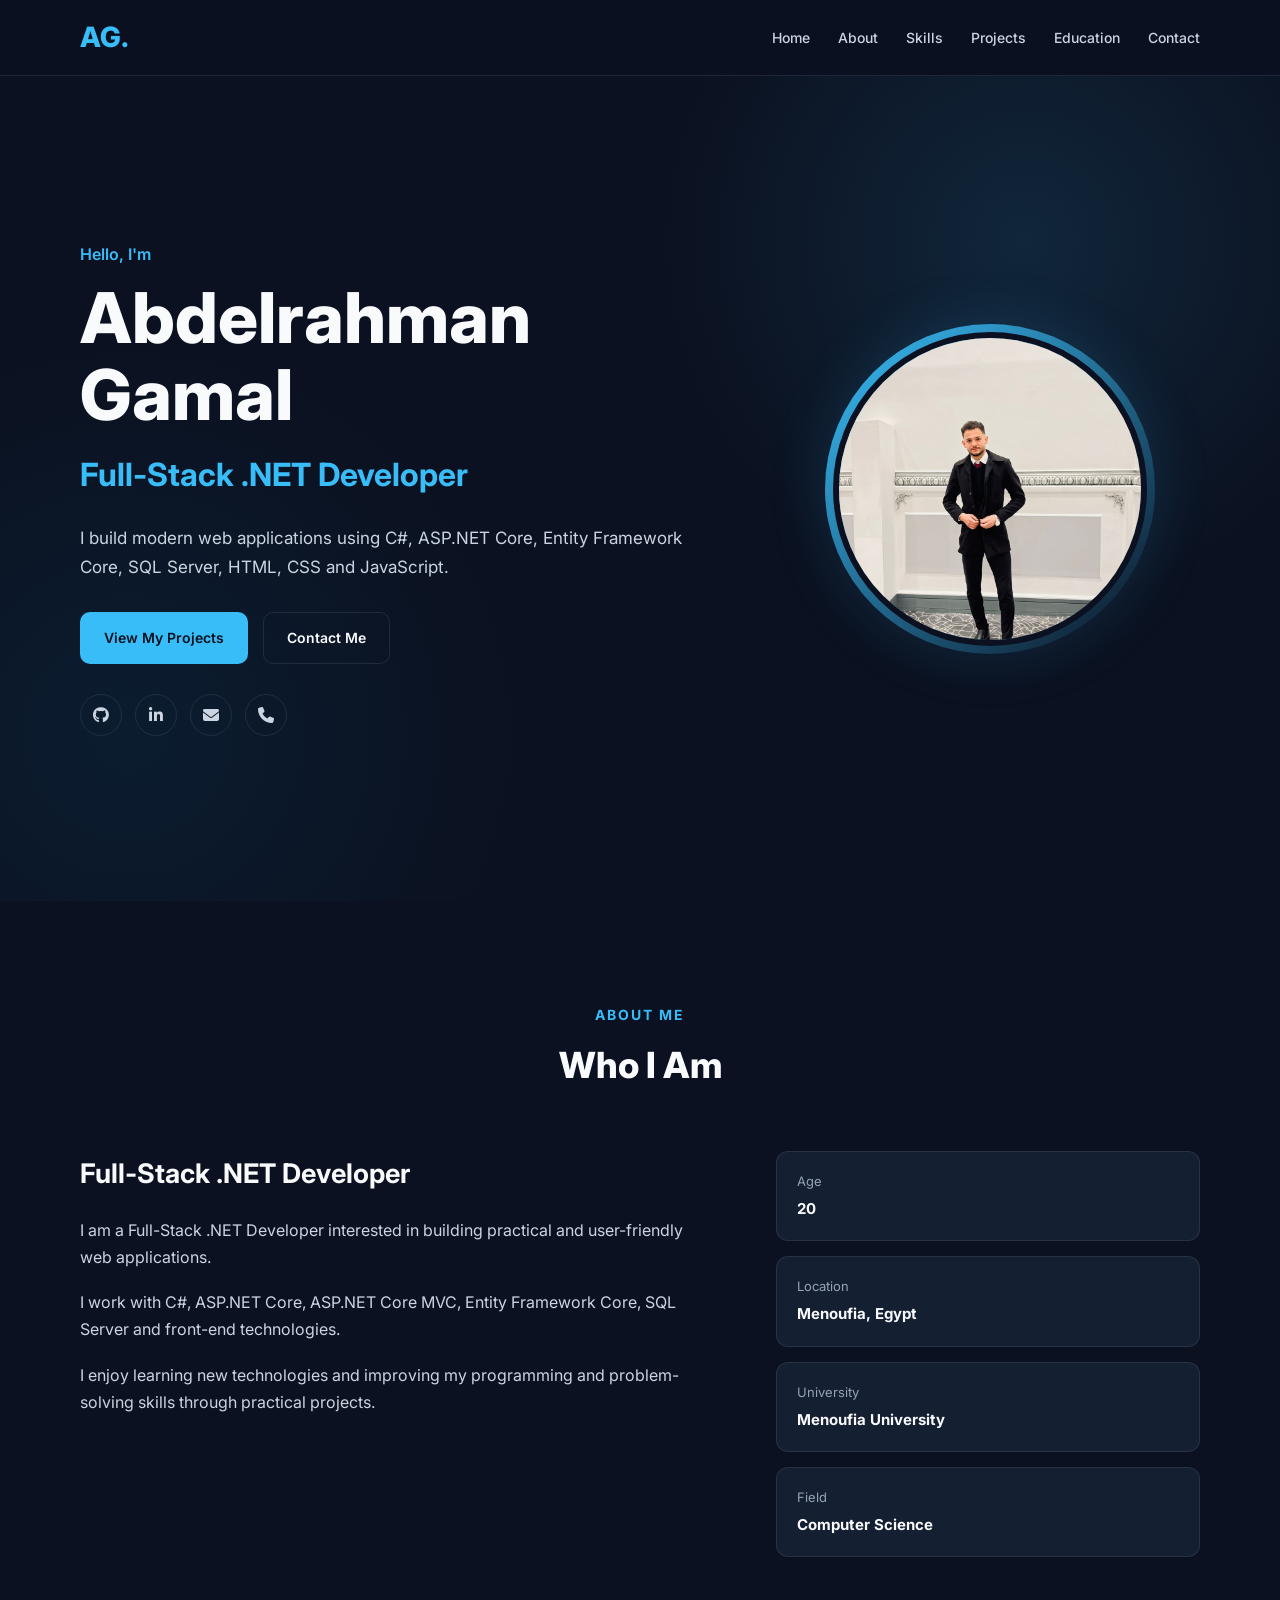
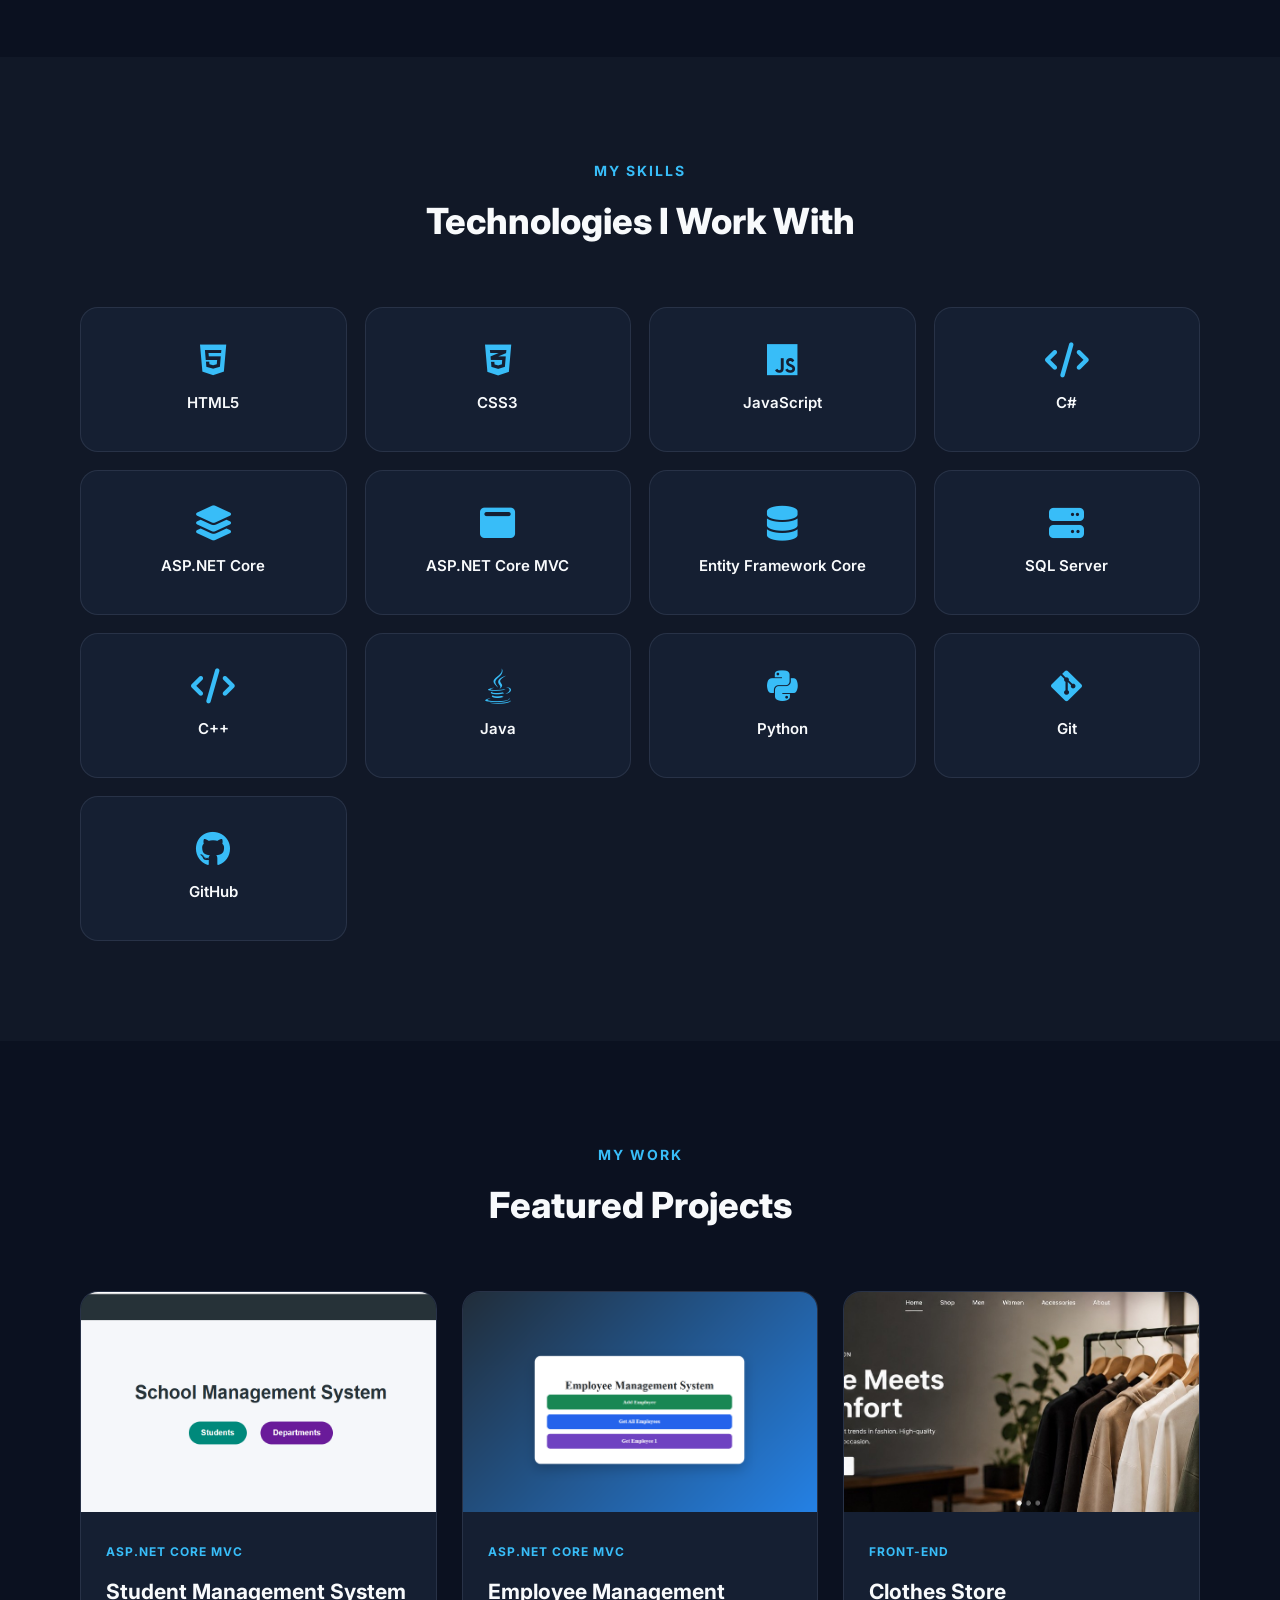
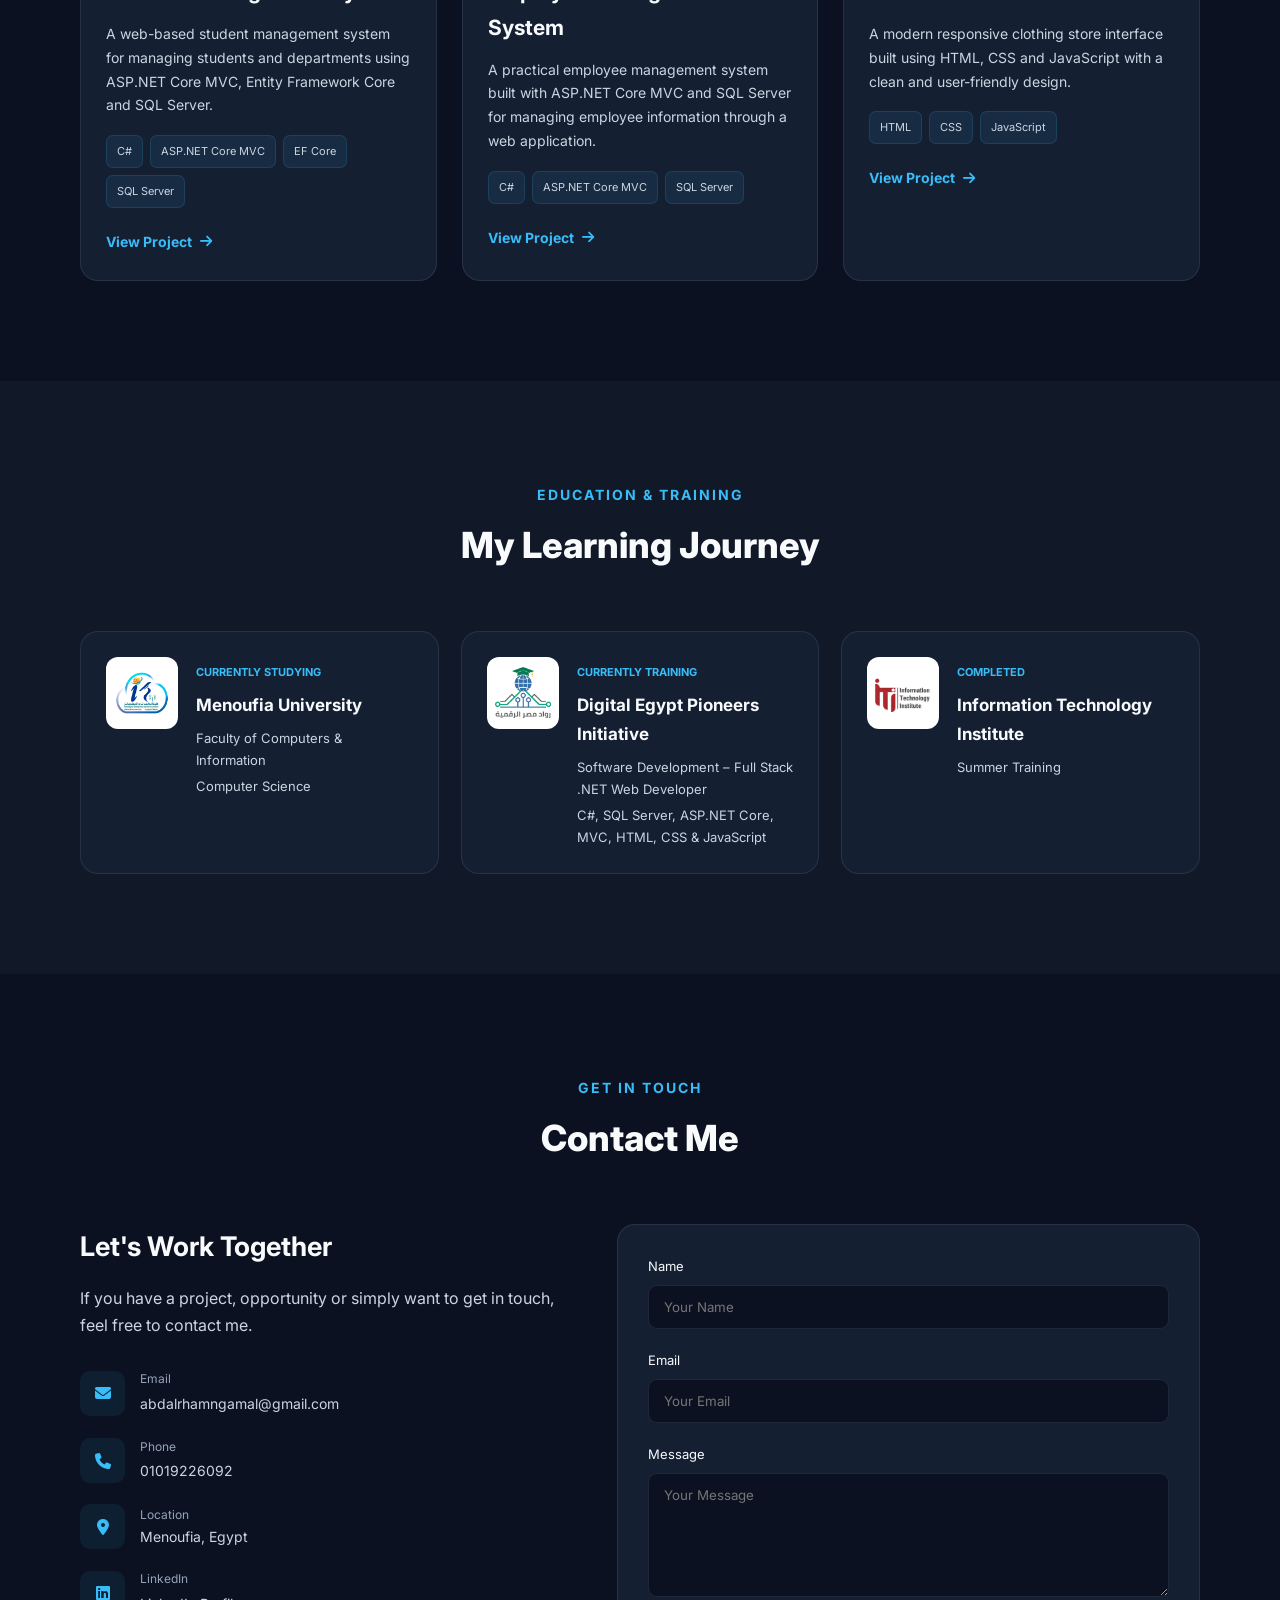
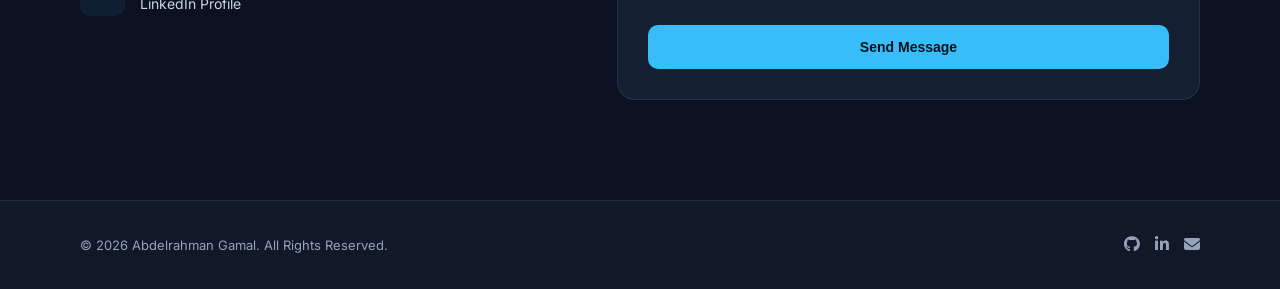
<file: index.html>
﻿<!DOCTYPE html>
<html lang="en">
<head>
    <meta charset="UTF-8">
    <meta name="viewport" content="width=device-width, initial-scale=1.0">
    <title>Abdelrhman Gamal | Full-Stack .NET Developer</title>
    <link rel="stylesheet" href="style.css">
    <link rel="preconnect" href="https://fonts.googleapis.com">
    <link rel="preconnect" href="https://fonts.gstatic.com" crossorigin>
    <link href="https://fonts.googleapis.com/css2?family=Inter:wght@400;500;600;700;800&display=swap" rel="stylesheet">
    <link rel="stylesheet" href="https://cdnjs.cloudflare.com/ajax/libs/font-awesome/6.5.2/css/all.min.css">
</head>

<body>

    <header class="navbar">
        <div class="container nav-container">
            <a href="#home" class="logo">AG.</a>

            <nav class="nav-links">
                <a href="#home">Home</a>
                <a href="#about">About</a>
                <a href="#skills">Skills</a>
                <a href="#projects">Projects</a>
                <a href="#education">Education</a>
                <a href="#contact">Contact</a>
            </nav>
        </div>
    </header>

    <main>

        <!-- Home -->
        <section id="home" class="home-section">
            <div class="container home-container">

                <div class="home-content">
                    <p class="home-small-title">Hello, I'm</p>

                    <h1>Abdelrahman Gamal</h1>

                    <h2>Full-Stack .NET Developer</h2>

                    <p class="home-description">
                        I build modern web applications using C#, ASP.NET Core,
                        Entity Framework Core, SQL Server, HTML, CSS and JavaScript.
                    </p>

                    <div class="home-buttons">
                        <a href="#projects" class="btn primary-btn">View My Projects</a>
                        <a href="#contact" class="btn secondary-btn">Contact Me</a>
                    </div>

                    <div class="social-links">
                        <a href="https://github.com/abdelrhmangamal-dev" target="_blank" aria-label="GitHub">
                            <i class="fab fa-github"></i>
                        </a>

                        <a href="https://www.linkedin.com/in/abdelrhman-gamal-78309a247/" target="_blank" aria-label="LinkedIn">
                            <i class="fab fa-linkedin-in"></i>
                        </a>

                        <a href="mailto:abdalrhamngamal@gmail.com" aria-label="Email">
                            <i class="fas fa-envelope"></i>
                        </a>

                        <a href="tel:01019226092" aria-label="Phone">
                            <i class="fas fa-phone"></i>
                        </a>
                    </div>
                </div>

                <div class="home-image">
                    <div class="profile-image-wrapper">
                        <img src="images/profile.jpg" alt="Abdelrahman Gamal">
                    </div>
                </div>

            </div>
        </section>


        <!-- About -->
        <section id="about" class="section">
            <div class="container">

                <div class="section-heading">
                    <span>About Me</span>
                    <h2>Who I Am</h2>
                </div>

                <div class="about-content">

                    <div class="about-text">
                        <h3>Full-Stack .NET Developer</h3>

                        <p>
                            I am a Full-Stack .NET Developer interested in building
                            practical and user-friendly web applications.
                        </p>

                        <p>
                            I work with C#, ASP.NET Core, ASP.NET Core MVC,
                            Entity Framework Core, SQL Server and front-end technologies.
                        </p>

                        <p>
                            I enjoy learning new technologies and improving my
                            programming and problem-solving skills through practical projects.
                        </p>
                    </div>

                    <div class="about-info">

                        <div class="info-item">
                            <span>Age</span>
                            <strong>20</strong>
                        </div>

                        <div class="info-item">
                            <span>Location</span>
                            <strong>Menoufia, Egypt</strong>
                        </div>

                        <div class="info-item">
                            <span>University</span>
                            <strong>Menoufia University</strong>
                        </div>

                        <div class="info-item">
                            <span>Field</span>
                            <strong>Computer Science</strong>
                        </div>

                    </div>

                </div>
            </div>
        </section>


        <!-- Skills -->
        <section id="skills" class="section skills-section">
            <div class="container">

                <div class="section-heading">
                    <span>My Skills</span>
                    <h2>Technologies I Work With</h2>
                </div>

                <div class="skills-grid">

                    <div class="skill-card">
                        <i class="fab fa-html5"></i>
                        <h3>HTML5</h3>
                    </div>

                    <div class="skill-card">
                        <i class="fab fa-css3-alt"></i>
                        <h3>CSS3</h3>
                    </div>

                    <div class="skill-card">
                        <i class="fab fa-js"></i>
                        <h3>JavaScript</h3>
                    </div>

                    <div class="skill-card">
                        <i class="fas fa-code"></i>
                        <h3>C#</h3>
                    </div>

                    <div class="skill-card">
                        <i class="fas fa-layer-group"></i>
                        <h3>ASP.NET Core</h3>
                    </div>

                    <div class="skill-card">
                        <i class="fas fa-window-maximize"></i>
                        <h3>ASP.NET Core MVC</h3>
                    </div>

                    <div class="skill-card">
                        <i class="fas fa-database"></i>
                        <h3>Entity Framework Core</h3>
                    </div>

                    <div class="skill-card">
                        <i class="fas fa-server"></i>
                        <h3>SQL Server</h3>
                    </div>

                    <div class="skill-card">
                        <i class="fas fa-code"></i>
                        <h3>C++</h3>
                    </div>

                    <div class="skill-card">
                        <i class="fab fa-java"></i>
                        <h3>Java</h3>
                    </div>

                    <div class="skill-card">
                        <i class="fab fa-python"></i>
                        <h3>Python</h3>
                    </div>

                    <div class="skill-card">
                        <i class="fab fa-git-alt"></i>
                        <h3>Git</h3>
                    </div>

                    <div class="skill-card">
                        <i class="fab fa-github"></i>
                        <h3>GitHub</h3>
                    </div>

                </div>
            </div>
        </section>


        <!-- Projects -->
        <section id="projects" class="section">
            <div class="container">

                <div class="section-heading">
                    <span>My Work</span>
                    <h2>Featured Projects</h2>
                </div>

                <div class="projects-grid">

                    <!-- Student Management -->
                    <div class="project-card">

                        <div class="project-image">
                            <img src="images/student-1.jpg" alt="Student Management System">
                        </div>

                        <div class="project-content">
                            <span class="project-category">ASP.NET Core MVC</span>

                            <h3>Student Management System</h3>

                            <p>
                                A web-based student management system for managing
                                students and departments using ASP.NET Core MVC,
                                Entity Framework Core and SQL Server.
                            </p>

                            <div class="project-tech">
                                <span>C#</span>
                                <span>ASP.NET Core MVC</span>
                                <span>EF Core</span>
                                <span>SQL Server</span>
                            </div>

                            <a href="student--management.html" class="project-link">
                                View Project
                                <i class="fas fa-arrow-right"></i>
                            </a>
                        </div>

                    </div>


                    <!-- Employee Management -->
                    <div class="project-card">

                        <div class="project-image">
                            <img src="images/employee-1.jpg" alt="Employee Management System">
                        </div>

                        <div class="project-content">
                            <span class="project-category">ASP.NET Core MVC</span>

                            <h3>Employee Management System</h3>

                            <p>
                                A practical employee management system built with
                                ASP.NET Core MVC and SQL Server for managing employee
                                information through a web application.
                            </p>

                            <div class="project-tech">
                                <span>C#</span>
                                <span>ASP.NET Core MVC</span>
                                <span>SQL Server</span>
                            </div>

                            <a href="employee--management.html" class="project-link">
                                View Project
                                <i class="fas fa-arrow-right"></i>
                            </a>
                        </div>

                    </div>


                    <!-- Clothes Store -->
                    <div class="project-card">

                        <div class="project-image">
                            <img src="images/clothes-1.jpg" alt="Clothes Store">
                        </div>

                        <div class="project-content">
                            <span class="project-category">Front-End</span>

                            <h3>Clothes Store</h3>

                            <p>
                                A modern responsive clothing store interface built
                                using HTML, CSS and JavaScript with a clean and
                                user-friendly design.
                            </p>

                            <div class="project-tech">
                                <span>HTML</span>
                                <span>CSS</span>
                                <span>JavaScript</span>
                            </div>

                            <a href="clothes.html" class="project-link">
                                View Project
                                <i class="fas fa-arrow-right"></i>
                            </a>
                        </div>

                    </div>

                </div>
            </div>
        </section>


        <!-- Education -->
        <section id="education" class="section education-section">
            <div class="container">

                <div class="section-heading">
                    <span>Education & Training</span>
                    <h2>My Learning Journey</h2>
                </div>

                <div class="education-grid">

                    <!-- University -->
                    <div class="education-card">

                        <div class="education-logo">
                            <img src="images/university-logo.png" alt="Menoufia University">
                        </div>

                        <div class="education-content">
                            <span class="education-status">Currently Studying</span>

                            <h3>Menoufia University</h3>

                            <p>Faculty of Computers & Information</p>

                            <p>Computer Science</p>
                        </div>

                    </div>


                    <!-- DEPI -->
                    <div class="education-card">

                        <div class="education-logo">
                            <img src="images/depi-logo.png" alt="DEPI">
                        </div>

                        <div class="education-content">
                            <span class="education-status">Currently Training</span>

                            <h3>Digital Egypt Pioneers Initiative</h3>

                            <p>Software Development – Full Stack .NET Web Developer</p>

                            <p>C#, SQL Server, ASP.NET Core, MVC, HTML, CSS & JavaScript</p>
                        </div>

                    </div>


                    <!-- ITI -->
                    <div class="education-card">

                        <div class="education-logo">
                            <img src="images/iti-logo.png" alt="ITI">
                        </div>

                        <div class="education-content">
                            <span class="education-status">Completed</span>

                            <h3>Information Technology Institute</h3>

                            <p>Summer Training</p>
                        </div>

                    </div>

                </div>
            </div>
        </section>


        <!-- Contact -->
        <section id="contact" class="section contact-section">
            <div class="container">

                <div class="section-heading">
                    <span>Get In Touch</span>
                    <h2>Contact Me</h2>
                </div>

                <div class="contact-container">

                    <div class="contact-info">

                        <h3>Let's Work Together</h3>

                        <p>
                            If you have a project, opportunity or simply want to
                            get in touch, feel free to contact me.
                        </p>

                        <div class="contact-item">
                            <i class="fas fa-envelope"></i>
                            <div>
                                <span>Email</span>
                                <a href="mailto:abdalrhamngamal@gmail.com">
                                    abdalrhamngamal@gmail.com
                                </a>
                            </div>
                        </div>

                        <div class="contact-item">
                            <i class="fas fa-phone"></i>
                            <div>
                                <span>Phone</span>
                                <a href="tel:01019226092">
                                    01019226092
                                </a>
                            </div>
                        </div>

                        <div class="contact-item">
                            <i class="fas fa-location-dot"></i>
                            <div>
                                <span>Location</span>
                                <p>Menoufia, Egypt</p>
                            </div>
                        </div>

                        <div class="contact-item">
                            <i class="fab fa-linkedin"></i>
                            <div>
                                <span>LinkedIn</span>
                                <a href="https://www.linkedin.com/in/abdelrhman-gamal-78309a247/"
                                   target="_blank">
                                    LinkedIn Profile
                                </a>
                            </div>
                        </div>

                    </div>


                    <form class="contact-form"
                          id="contactForm"
                          action="https://formspree.io/f/mzedplpz"
                          method="POST">

                        <div class="form-group">
                            <label for="name">Name</label>
                            <input type="text" id="name" name="name" placeholder="Your Name" required>
                        </div>

                        <div class="form-group">
                            <label for="email">Email</label>
                            <input type="email" id="email" name="email" placeholder="Your Email" required>
                        </div>

                        <div class="form-group">
                            <label for="message">Message</label>
                            <textarea id="message" name="message" rows="6" placeholder="Your Message" required></textarea>
                        </div>

                        <button type="submit" class="btn primary-btn">
                            Send Message
                        </button>

                    </form>

                </div>
            </div>
        </section>

    </main>


    <footer class="footer">
        <div class="container">

            <p>
                © 2026 Abdelrahman Gamal. All Rights Reserved.
            </p>

            <div class="footer-social">
                <a href="https://github.com/abdelrhmangamal-dev" target="_blank">
                    <i class="fab fa-github"></i>
                </a>

                <a href="https://www.linkedin.com/in/abdelrhman-gamal-78309a247/" target="_blank">
                    <i class="fab fa-linkedin-in"></i>
                </a>

                <a href="mailto:abdalrhamngamal@gmail.com">
                    <i class="fas fa-envelope"></i>
                </a>
            </div>

        </div>
    </footer>


    <script src="script.js"></script>

</body>
</html>
</file>
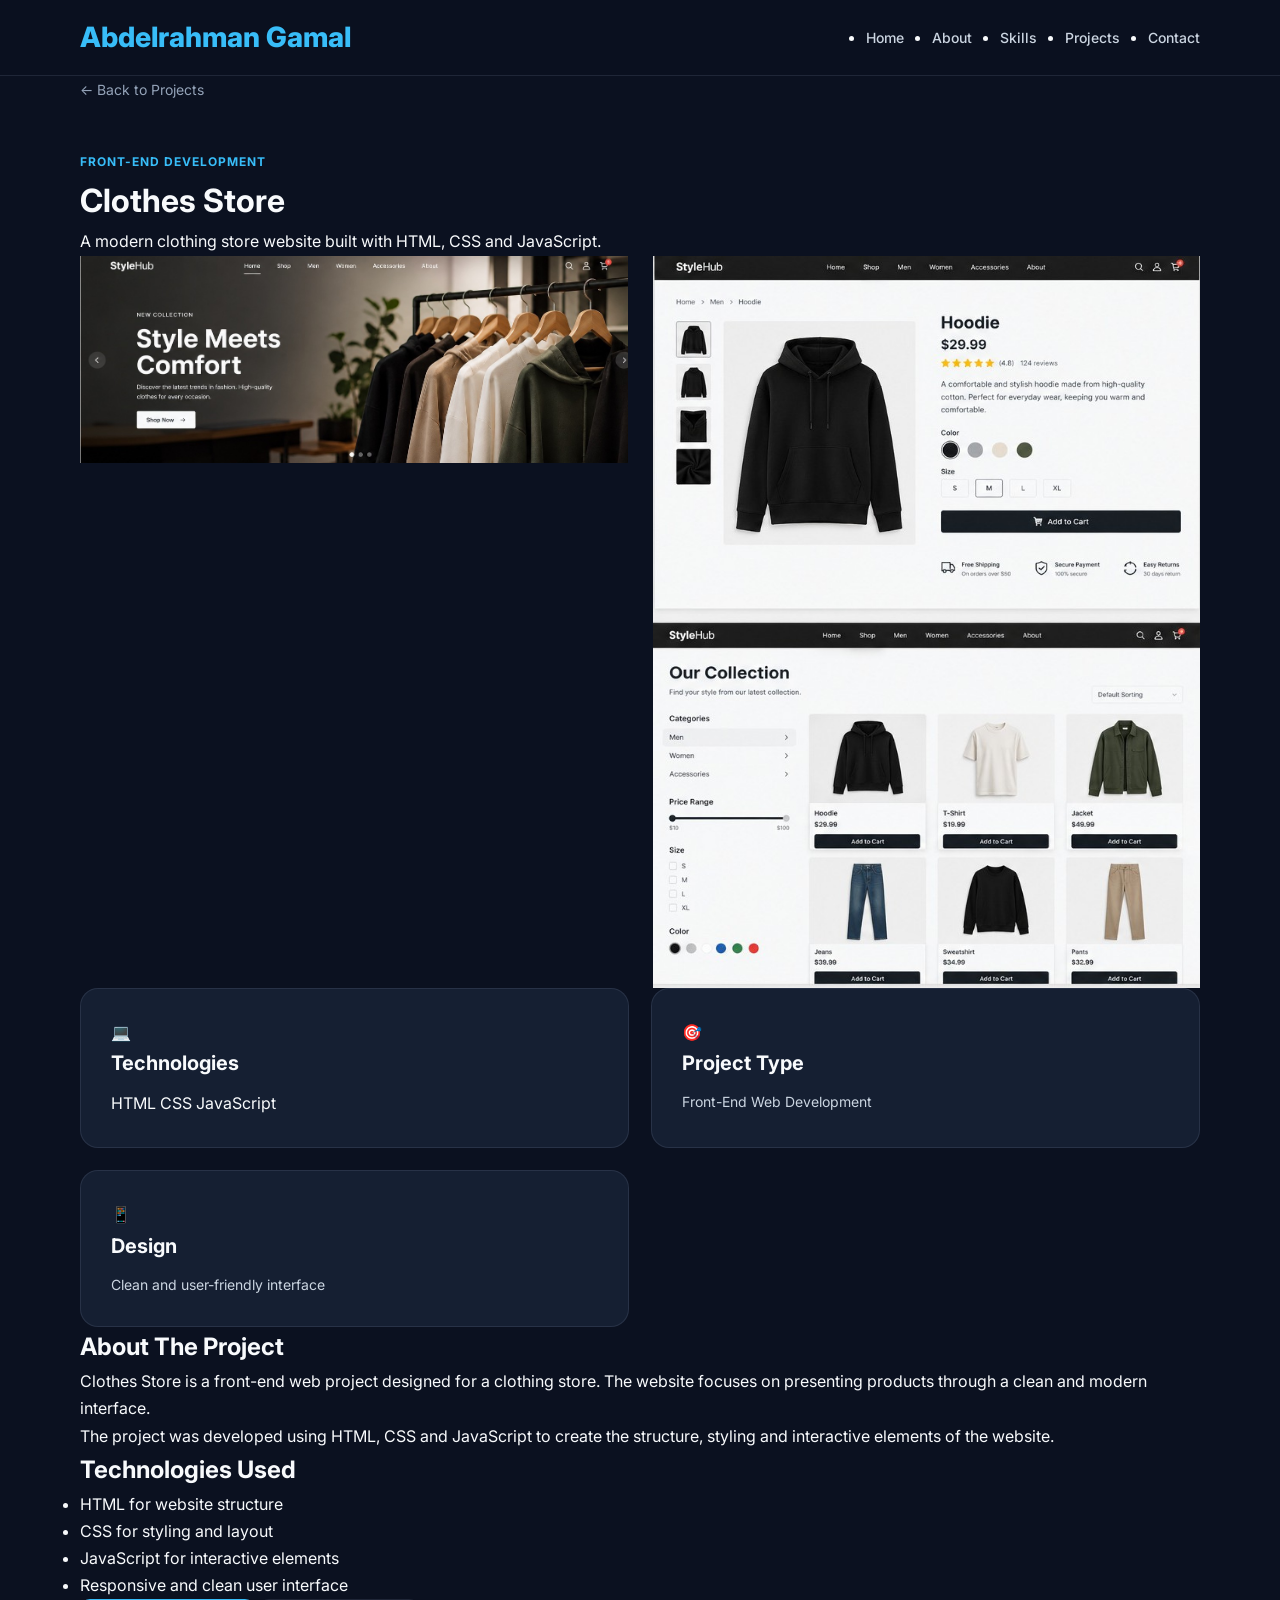
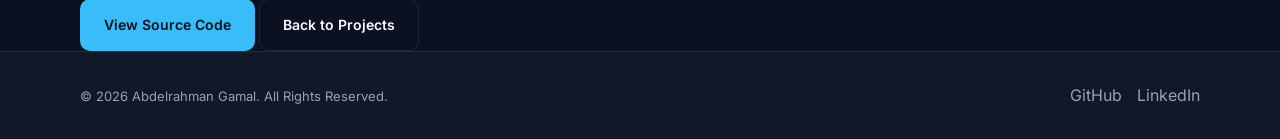
<file: clothes.html>
﻿<!DOCTYPE html>
<html lang="en">
<head>
    <meta charset="UTF-8">
    <meta name="viewport" content="width=device-width, initial-scale=1.0">
    <title>Clothes Store | Abdelrahman Gamal</title>
    <link rel="stylesheet" href="style.css">
</head>
<body>

    <nav class="navbar">
        <div class="container nav-container">
            <a href="index.html" class="logo">Abdelrahman Gamal</a>

            <ul class="nav-links">
                <li><a href="index.html#home">Home</a></li>
                <li><a href="index.html#about">About</a></li>
                <li><a href="index.html#skills">Skills</a></li>
                <li><a href="index.html#projects">Projects</a></li>
                <li><a href="index.html#contact">Contact</a></li>
            </ul>
        </div>
    </nav>

    <main class="project-details">
        <div class="container">

            <a href="index.html#projects" class="back-link">
                ← Back to Projects
            </a>

            <div class="project-header">
                <span class="project-category">Front-End Development</span>
                <h1>Clothes Store</h1>
                <p>
                    A modern clothing store website built with HTML, CSS and JavaScript.
                </p>
            </div>

            <div class="project-gallery">

                <div class="gallery-main">
                    <img src="images/clothes-1.jpg" alt="Clothes Store Main Image">
                </div>

                <div class="gallery-grid">

                    <div class="gallery-item">
                        <img src="images/clothes-2.jpg" alt="Clothes Store Image 2">
                    </div>

                    <div class="gallery-item">
                        <img src="images/clothes-3.jpg" alt="Clothes Store Image 3">
                    </div>

                </div>

            </div>

            <div class="project-info-grid">

                <div class="project-info-card">
                    <div class="info-icon">💻</div>
                    <h3>Technologies</h3>

                    <div class="tech-list">
                        <span>HTML</span>
                        <span>CSS</span>
                        <span>JavaScript</span>
                    </div>
                </div>

                <div class="project-info-card">
                    <div class="info-icon">🎯</div>
                    <h3>Project Type</h3>
                    <p>Front-End Web Development</p>
                </div>

                <div class="project-info-card">
                    <div class="info-icon">📱</div>
                    <h3>Design</h3>
                    <p>Clean and user-friendly interface</p>
                </div>

            </div>

            <section class="project-description">

                <h2>About The Project</h2>

                <div class="description-content">
                    <p>
                        Clothes Store is a front-end web project designed for a clothing
                        store. The website focuses on presenting products through a
                        clean and modern interface.
                    </p>

                    <p>
                        The project was developed using HTML, CSS and JavaScript to create
                        the structure, styling and interactive elements of the website.
                    </p>
                </div>

            </section>

            <section class="project-description">

                <h2>Technologies Used</h2>

                <div class="features-content">
                    <ul>
                        <li>HTML for website structure</li>
                        <li>CSS for styling and layout</li>
                        <li>JavaScript for interactive elements</li>
                        <li>Responsive and clean user interface</li>
                    </ul>
                </div>

            </section>

            <div class="project-actions">

                <a href="https://github.com/abdelrhmangamal-dev/clothes-1"
                   target="_blank"
                   class="btn primary-btn">
                    View Source Code
                </a>

                <a href="index.html#projects" class="btn secondary-btn">
                    Back to Projects
                </a>

            </div>

        </div>
    </main>

    <footer class="footer">
        <div class="container">
            <p>© 2026 Abdelrahman Gamal. All Rights Reserved.</p>

            <div class="footer-social">
                <a href="https://github.com/abdelrhmangamal-dev" target="_blank">GitHub</a>
                <a href="https://www.linkedin.com/in/abdelrhman-gamal-78309a247/" target="_blank">LinkedIn</a>
            </div>
        </div>
    </footer>

</body>
</html>
</file>
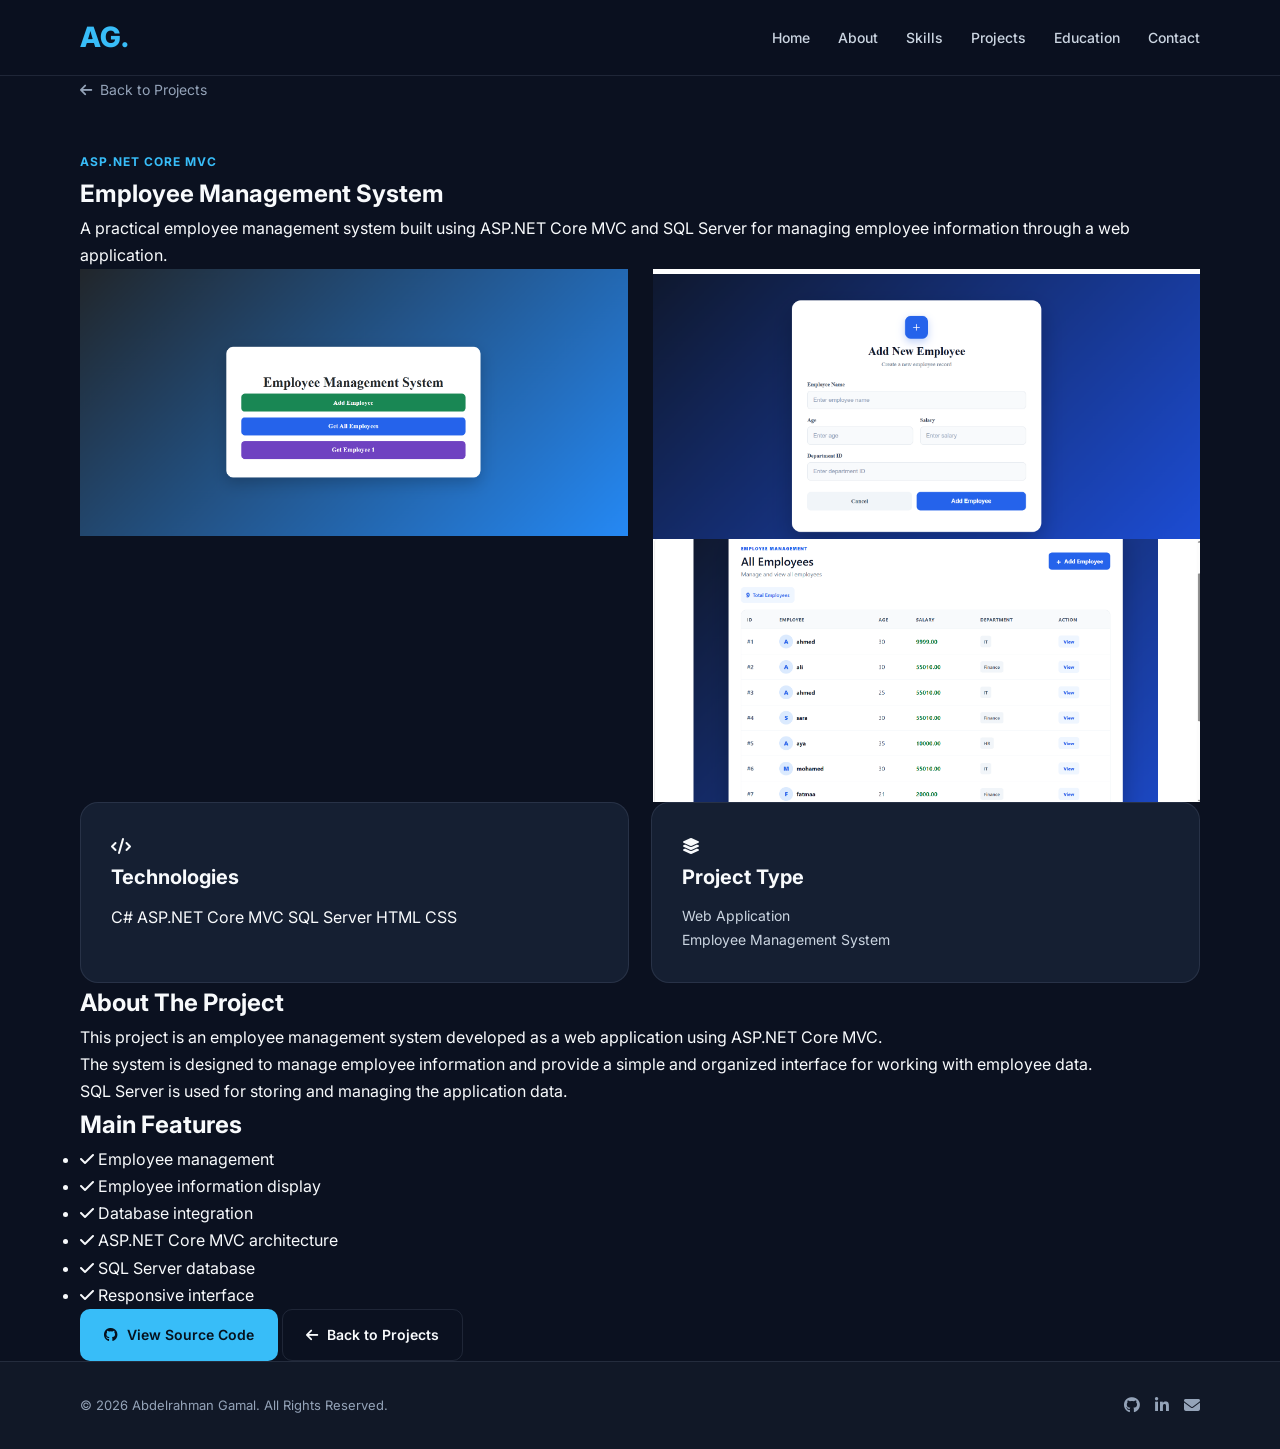
<file: employee--management.html>
﻿<!DOCTYPE html>
<html lang="en">
<head>
    <meta charset="UTF-8">
    <meta name="viewport" content="width=device-width, initial-scale=1.0">

    <title>Employee Management System | Abdelrahman Gamal</title>

    <link rel="stylesheet" href="style.css">

    <link rel="preconnect" href="https://fonts.googleapis.com">
    <link rel="preconnect" href="https://fonts.gstatic.com" crossorigin>

    <link href="https://fonts.googleapis.com/css2?family=Inter:wght@400;500;600;700;800&display=swap" rel="stylesheet">

    <link rel="stylesheet"
          href="https://cdnjs.cloudflare.com/ajax/libs/font-awesome/6.5.2/css/all.min.css">
</head>

<body>

    <header class="navbar">
        <div class="container nav-container">

            <a href="index.html#home" class="logo">
                AG.
            </a>

            <nav class="nav-links">
                <a href="index.html#home">Home</a>
                <a href="index.html#about">About</a>
                <a href="index.html#skills">Skills</a>
                <a href="index.html#projects">Projects</a>
                <a href="index.html#education">Education</a>
                <a href="index.html#contact">Contact</a>
            </nav>

        </div>
    </header>


    <main>

        <section class="project-details">

            <div class="container">

                <a href="index.html#projects" class="back-link">
                    <i class="fas fa-arrow-left"></i>
                    Back to Projects
                </a>


                <div class="project-header">

                    <span class="project-category">
                        ASP.NET Core MVC
                    </span>

                    <h1>
                        Employee Management System
                    </h1>

                    <p>
                        A practical employee management system built using
                        ASP.NET Core MVC and SQL Server for managing employee
                        information through a web application.
                    </p>

                </div>


                <div class="project-gallery">

                    <div class="gallery-main">
                        <img src="images/employee-1.jpg"
                             alt="Employee Management System">
                    </div>

                    <div class="gallery-grid">

                        <div class="gallery-item">
                            <img src="images/employee-2.jpg"
                                 alt="Employee Management System">
                        </div>

                        <div class="gallery-item">
                            <img src="images/employee-3.jpg"
                                 alt="Employee Management System">
                        </div>

                    </div>

                </div>


                <div class="project-info-grid">

                    <div class="project-info-card">

                        <div class="info-icon">
                            <i class="fas fa-code"></i>
                        </div>

                        <h3>Technologies</h3>

                        <div class="tech-list">

                            <span>C#</span>

                            <span>ASP.NET Core MVC</span>

                            <span>SQL Server</span>

                            <span>HTML</span>

                            <span>CSS</span>

                        </div>

                    </div>


                    <div class="project-info-card">

                        <div class="info-icon">
                            <i class="fas fa-layer-group"></i>
                        </div>

                        <h3>Project Type</h3>

                        <p>
                            Web Application
                        </p>

                        <p>
                            Employee Management System
                        </p>

                    </div>

                </div>


                <div class="project-description">

                    <div class="description-content">

                        <h2>
                            About The Project
                        </h2>

                        <p>
                            This project is an employee management system
                            developed as a web application using ASP.NET Core MVC.
                        </p>

                        <p>
                            The system is designed to manage employee information
                            and provide a simple and organized interface for
                            working with employee data.
                        </p>

                        <p>
                            SQL Server is used for storing and managing the
                            application data.
                        </p>

                    </div>


                    <div class="features-content">

                        <h2>
                            Main Features
                        </h2>

                        <ul>

                            <li>
                                <i class="fas fa-check"></i>
                                Employee management
                            </li>

                            <li>
                                <i class="fas fa-check"></i>
                                Employee information display
                            </li>

                            <li>
                                <i class="fas fa-check"></i>
                                Database integration
                            </li>

                            <li>
                                <i class="fas fa-check"></i>
                                ASP.NET Core MVC architecture
                            </li>

                            <li>
                                <i class="fas fa-check"></i>
                                SQL Server database
                            </li>

                            <li>
                                <i class="fas fa-check"></i>
                                Responsive interface
                            </li>

                        </ul>

                    </div>

                </div>


                <div class="project-actions">

                    <a href="https://github.com/abdelrhmangamal-dev"
                       target="_blank"
                       class="btn primary-btn">

                        <i class="fab fa-github"></i>
                        View Source Code

                    </a>

                    <a href="index.html#projects"
                       class="btn secondary-btn">

                        <i class="fas fa-arrow-left"></i>
                        Back to Projects

                    </a>

                </div>

            </div>

        </section>

    </main>


    <footer class="footer">

        <div class="container">

            <p>
                © 2026 Abdelrahman Gamal. All Rights Reserved.
            </p>

            <div class="footer-social">

                <a href="https://github.com/abdelrhmangamal-dev"
                   target="_blank">

                    <i class="fab fa-github"></i>

                </a>

                <a href="https://www.linkedin.com/in/abdelrhman-gamal-78309a247/"
                   target="_blank">

                    <i class="fab fa-linkedin-in"></i>

                </a>

                <a href="mailto:abdalrhamngamal@gmail.com">

                    <i class="fas fa-envelope"></i>

                </a>

            </div>

        </div>

    </footer>


    <script src="script.js"></script>

</body>
</html>
</file>
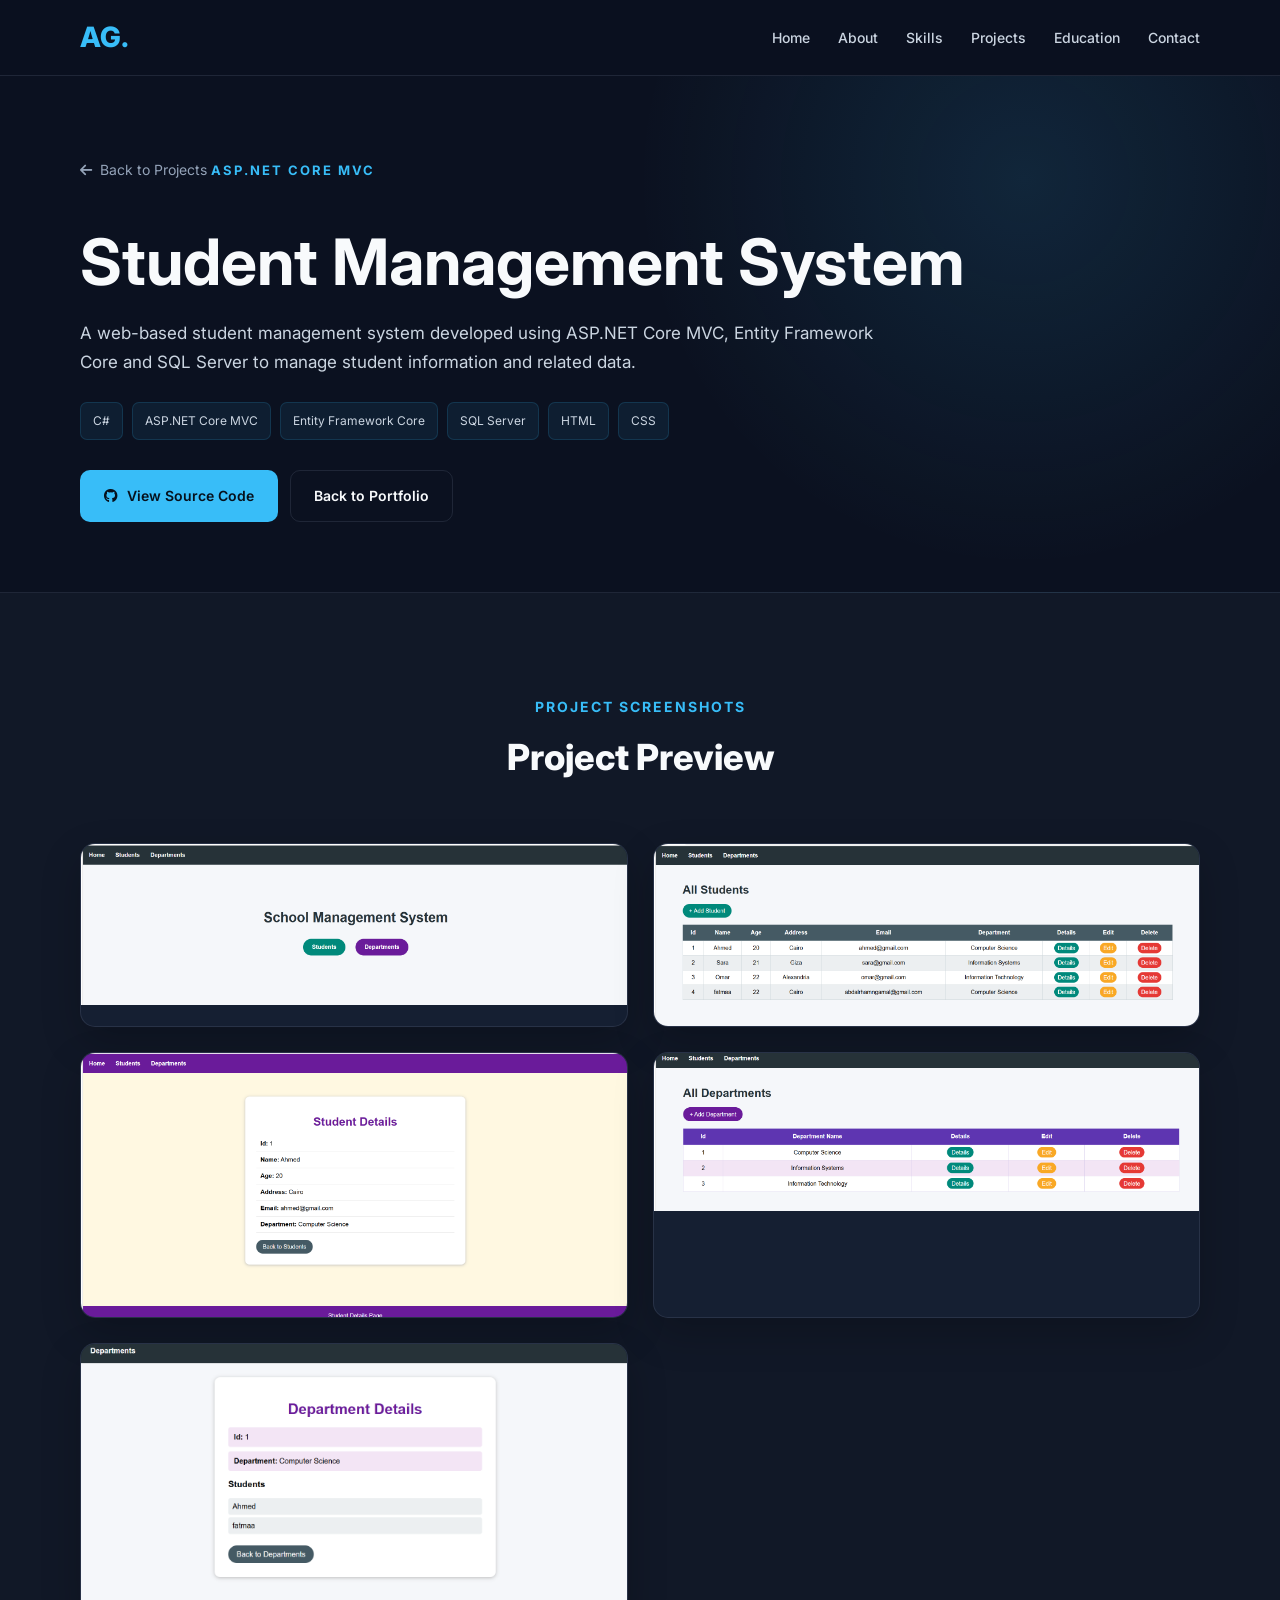
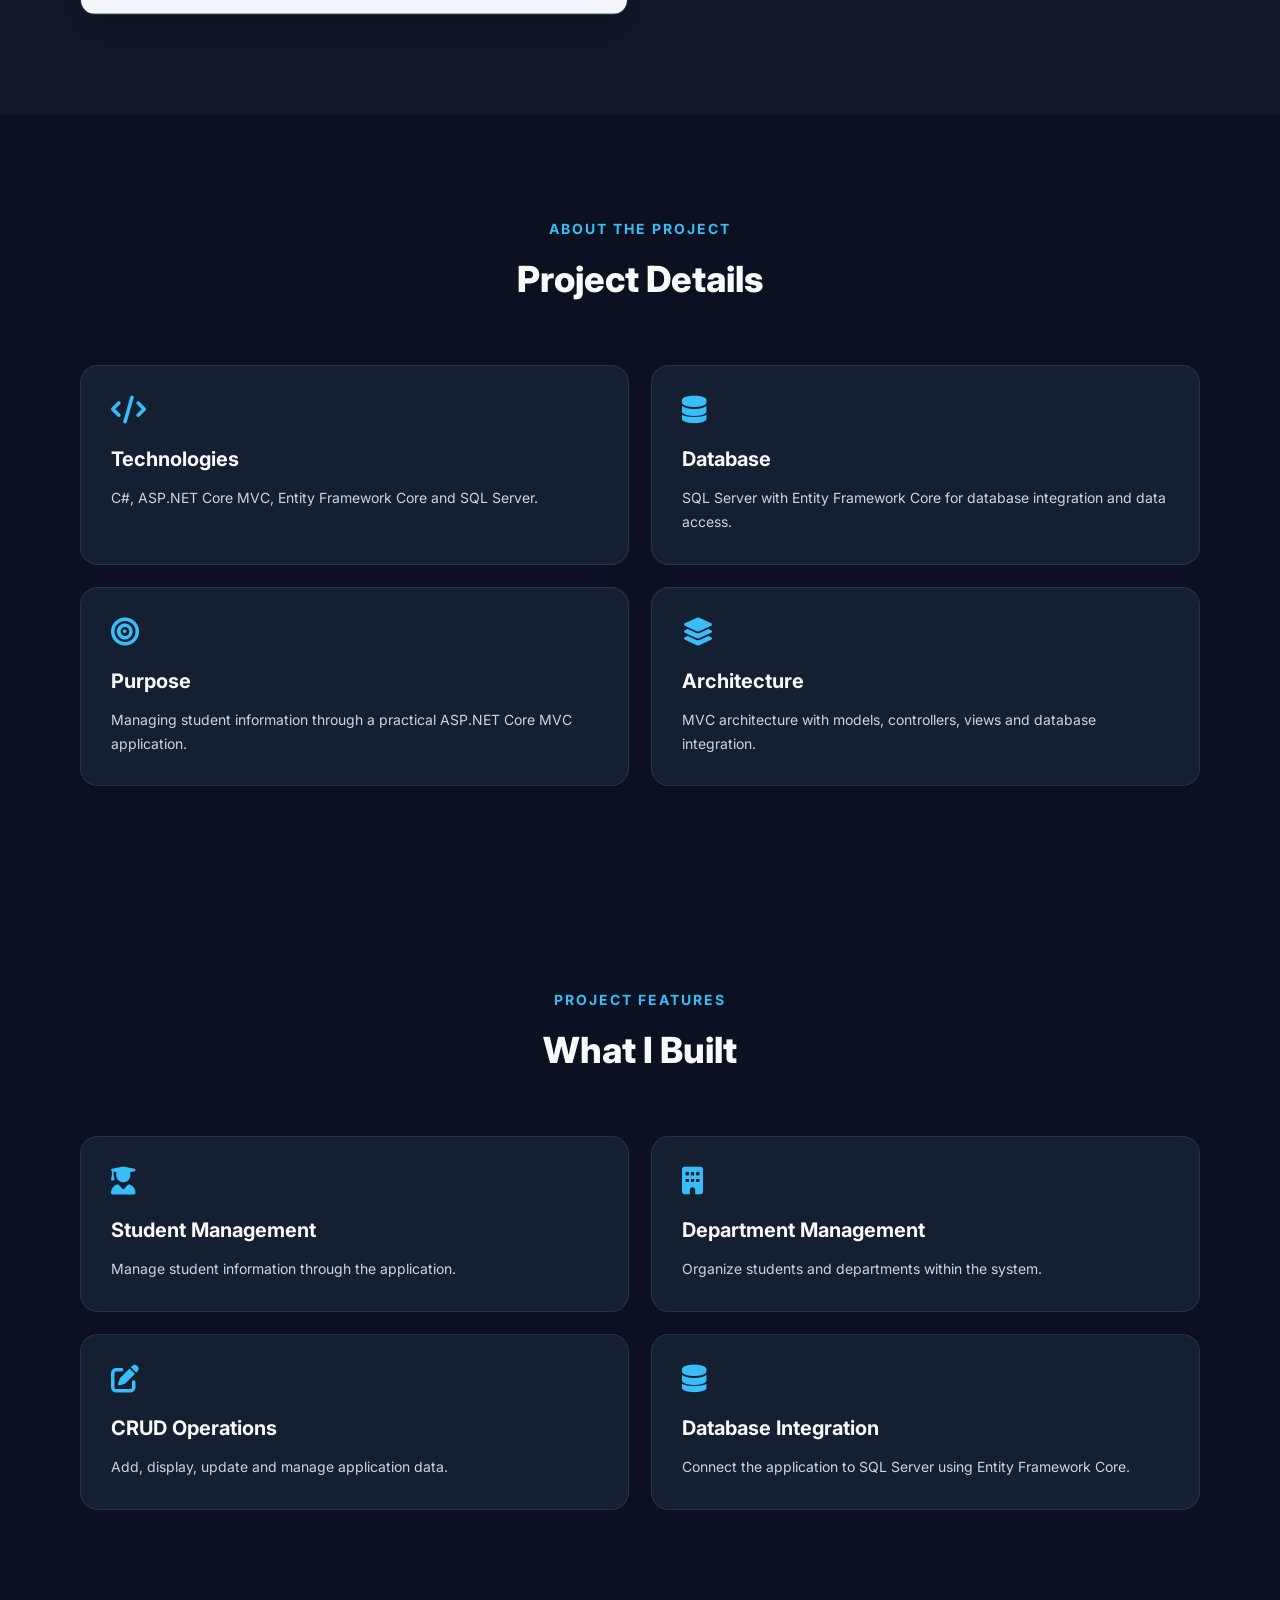
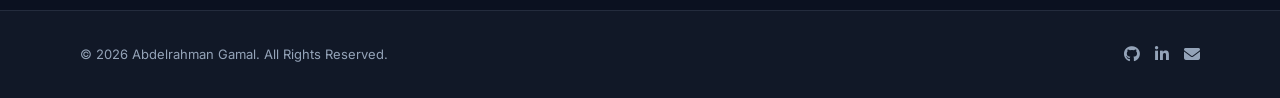
<file: student--management.html>
﻿<!DOCTYPE html>
<html lang="en">

<head>
    <meta charset="UTF-8">
    <meta name="viewport" content="width=device-width, initial-scale=1.0">

    <title>Student Management System | Abdelrahman Gamal</title>

    <link rel="stylesheet" href="style.css">

    <link rel="preconnect" href="https://fonts.googleapis.com">
    <link rel="preconnect" href="https://fonts.gstatic.com" crossorigin>

    <link href="https://fonts.googleapis.com/css2?family=Inter:wght@400;500;600;700;800&display=swap" rel="stylesheet">

    <link rel="stylesheet"
          href="https://cdnjs.cloudflare.com/ajax/libs/font-awesome/6.5.2/css/all.min.css">
</head>

<body>

    <header class="navbar">

        <div class="container nav-container">

            <a href="index.html" class="logo">AG.</a>

            <nav class="nav-links">
                <a href="index.html#home">Home</a>
                <a href="index.html#about">About</a>
                <a href="index.html#skills">Skills</a>
                <a href="index.html#projects">Projects</a>
                <a href="index.html#education">Education</a>
                <a href="index.html#contact">Contact</a>
            </nav>

        </div>

    </header>


    <main>

        <section class="project-details-hero">

            <div class="container">

                <a href="index.html#projects" class="back-link">
                    <i class="fas fa-arrow-left"></i>
                    Back to Projects
                </a>

                <span class="project-details-type">
                    ASP.NET Core MVC
                </span>

                <h1>Student Management System</h1>

                <p>
                    A web-based student management system developed using
                    ASP.NET Core MVC, Entity Framework Core and SQL Server
                    to manage student information and related data.
                </p>

                <div class="project-details-tech">

                    <span>C#</span>
                    <span>ASP.NET Core MVC</span>
                    <span>Entity Framework Core</span>
                    <span>SQL Server</span>
                    <span>HTML</span>
                    <span>CSS</span>

                </div>

                <div class="project-details-buttons">

                    <a href="https://github.com/abdelrhmangamal-dev/day3"
                       target="_blank"
                       class="btn primary-btn">

                        <i class="fab fa-github"></i>
                        View Source Code

                    </a>

                    <a href="index.html#projects"
                       class="btn secondary-btn">

                        Back to Portfolio

                    </a>

                </div>

            </div>

        </section>


        <section class="section project-gallery-section">

            <div class="container">

                <div class="section-heading">

                    <span>Project Screenshots</span>

                    <h2>Project Preview</h2>

                </div>


                <div class="project-gallery">

                    <div class="project-image-card">
                        <img src="images/student-1.jpg"
                             alt="Student Management System Screenshot 1">
                    </div>

                    <div class="project-image-card">
                        <img src="images/student-2.jpg"
                             alt="Student Management System Screenshot 2">
                    </div>

                    <div class="project-image-card">
                        <img src="images/student-3.jpg"
                             alt="Student Management System Screenshot 3">
                    </div>

                    <div class="project-image-card">
                        <img src="images/student-4.jpg"
                             alt="Student Management System Screenshot 4">
                    </div>

                    <div class="project-image-card">
                        <img src="images/student-5.jpg"
                             alt="Student Management System Screenshot 5">
                    </div>

                </div>

            </div>

        </section>


        <section class="section">

            <div class="container">

                <div class="section-heading">

                    <span>About The Project</span>

                    <h2>Project Details</h2>

                </div>


                <div class="project-info-grid">

                    <div class="project-info-card">

                        <i class="fas fa-code"></i>

                        <h3>Technologies</h3>

                        <p>
                            C#, ASP.NET Core MVC, Entity Framework Core
                            and SQL Server.
                        </p>

                    </div>


                    <div class="project-info-card">

                        <i class="fas fa-database"></i>

                        <h3>Database</h3>

                        <p>
                            SQL Server with Entity Framework Core
                            for database integration and data access.
                        </p>

                    </div>


                    <div class="project-info-card">

                        <i class="fas fa-bullseye"></i>

                        <h3>Purpose</h3>

                        <p>
                            Managing student information through a
                            practical ASP.NET Core MVC application.
                        </p>

                    </div>


                    <div class="project-info-card">

                        <i class="fas fa-layer-group"></i>

                        <h3>Architecture</h3>

                        <p>
                            MVC architecture with models, controllers,
                            views and database integration.
                        </p>

                    </div>

                </div>

            </div>

        </section>


        <section class="section">

            <div class="container">

                <div class="section-heading">

                    <span>Project Features</span>

                    <h2>What I Built</h2>

                </div>


                <div class="project-info-grid">

                    <div class="project-info-card">

                        <i class="fas fa-user-graduate"></i>

                        <h3>Student Management</h3>

                        <p>
                            Manage student information through the application.
                        </p>

                    </div>


                    <div class="project-info-card">

                        <i class="fas fa-building"></i>

                        <h3>Department Management</h3>

                        <p>
                            Organize students and departments within the system.
                        </p>

                    </div>


                    <div class="project-info-card">

                        <i class="fas fa-pen-to-square"></i>

                        <h3>CRUD Operations</h3>

                        <p>
                            Add, display, update and manage application data.
                        </p>

                    </div>


                    <div class="project-info-card">

                        <i class="fas fa-database"></i>

                        <h3>Database Integration</h3>

                        <p>
                            Connect the application to SQL Server using
                            Entity Framework Core.
                        </p>

                    </div>

                </div>

            </div>

        </section>

    </main>


    <footer class="footer">

        <div class="container">

            <p>
                © 2026 Abdelrahman Gamal. All Rights Reserved.
            </p>


            <div class="footer-social">

                <a href="https://github.com/abdelrhmangamal-dev"
                   target="_blank">
                    <i class="fab fa-github"></i>
                </a>

                <a href="https://www.linkedin.com/in/abdelrhman-gamal-78309a247/"
                   target="_blank">
                    <i class="fab fa-linkedin-in"></i>
                </a>

                <a href="mailto:abdalrhamngamal@gmail.com">
                    <i class="fas fa-envelope"></i>
                </a>

            </div>

        </div>

    </footer>


    <script src="script.js"></script>

</body>

</html>
</file>
<file: style.css>
﻿@import url('https://fonts.googleapis.com/css2?family=Inter:wght@400;500;600;700;800&display=swap');

:root {
    --bg: #0b1120;
    --bg-light: #111827;
    --card: #151f32;
    --card-hover: #1b2940;
    --text: #f8fafc;
    --text-light: #cbd5e1;
    --muted: #94a3b8;
    --primary: #38bdf8;
    --primary-dark: #0ea5e9;
    --border: rgba(148, 163, 184, 0.15);
    --shadow: 0 20px 50px rgba(0, 0, 0, 0.25);
    --radius: 18px;
}

* {
    margin: 0;
    padding: 0;
    box-sizing: border-box;
    scroll-behavior: smooth;
}

body {
    font-family: 'Inter', sans-serif;
    background: var(--bg);
    color: var(--text);
    line-height: 1.7;
}

a {
    color: inherit;
    text-decoration: none;
}

img {
    max-width: 100%;
    display: block;
}

.container {
    width: min(1120px, 90%);
    margin: auto;
}

.section {
    padding: 100px 0;
}

.section-heading {
    text-align: center;
    margin-bottom: 55px;
}

    .section-heading span {
        display: inline-block;
        color: var(--primary);
        font-size: 14px;
        font-weight: 700;
        text-transform: uppercase;
        letter-spacing: 2px;
        margin-bottom: 8px;
    }

    .section-heading h2 {
        font-size: 36px;
        font-weight: 800;
    }


/* =========================
   NAVBAR
========================= */

.navbar {
    position: sticky;
    top: 0;
    z-index: 1000;
    background: rgba(11, 17, 32, 0.92);
    backdrop-filter: blur(12px);
    border-bottom: 1px solid var(--border);
}

.nav-container {
    min-height: 75px;
    display: flex;
    align-items: center;
    justify-content: space-between;
}

.logo {
    font-size: 28px;
    font-weight: 800;
    color: var(--primary);
}

.nav-links {
    display: flex;
    align-items: center;
    gap: 28px;
}

    .nav-links a {
        color: var(--text-light);
        font-size: 14px;
        font-weight: 500;
        transition: 0.3s;
    }

        .nav-links a:hover {
            color: var(--primary);
        }


/* =========================
   HOME
========================= */

.home-section {
    min-height: calc(100vh - 75px);
    display: flex;
    align-items: center;
    padding: 80px 0;
    background: radial-gradient(circle at 80% 20%, rgba(56, 189, 248, 0.12), transparent 30%), radial-gradient(circle at 10% 80%, rgba(14, 165, 233, 0.08), transparent 30%);
}

.home-container {
    display: grid;
    grid-template-columns: 1.2fr 0.8fr;
    align-items: center;
    gap: 70px;
}

.home-small-title {
    color: var(--primary);
    font-weight: 600;
    margin-bottom: 10px;
}

.home-content h1 {
    font-size: clamp(42px, 6vw, 70px);
    line-height: 1.1;
    font-weight: 800;
    margin-bottom: 15px;
}

.home-content h2 {
    color: var(--primary);
    font-size: clamp(22px, 3vw, 32px);
    margin-bottom: 22px;
}

.home-description {
    max-width: 650px;
    color: var(--text-light);
    font-size: 17px;
    margin-bottom: 30px;
}

.home-buttons {
    display: flex;
    gap: 15px;
    flex-wrap: wrap;
}

.btn {
    display: inline-flex;
    align-items: center;
    justify-content: center;
    gap: 9px;
    padding: 13px 23px;
    border-radius: 10px;
    font-weight: 600;
    font-size: 14px;
    transition: 0.3s;
    cursor: pointer;
    border: 1px solid transparent;
}

.primary-btn {
    background: var(--primary);
    color: #06111d;
}

    .primary-btn:hover {
        background: var(--primary-dark);
        color: white;
        transform: translateY(-2px);
    }

.secondary-btn {
    border-color: var(--border);
    color: var(--text);
    background: transparent;
}

    .secondary-btn:hover {
        border-color: var(--primary);
        color: var(--primary);
        transform: translateY(-2px);
    }

.social-links {
    display: flex;
    gap: 13px;
    margin-top: 30px;
}

    .social-links a {
        width: 42px;
        height: 42px;
        display: flex;
        align-items: center;
        justify-content: center;
        border: 1px solid var(--border);
        border-radius: 50%;
        color: var(--text-light);
        transition: 0.3s;
    }

        .social-links a:hover {
            color: var(--primary);
            border-color: var(--primary);
            transform: translateY(-3px);
        }

.home-image {
    display: flex;
    justify-content: center;
}

.profile-image-wrapper {
    width: 330px;
    height: 330px;
    padding: 8px;
    border-radius: 50%;
    background: linear-gradient(135deg, var(--primary), transparent);
    box-shadow: 0 0 60px rgba(56, 189, 248, 0.15);
}

    .profile-image-wrapper img {
        width: 100%;
        height: 100%;
        object-fit: cover;
        border-radius: 50%;
        border: 6px solid var(--bg);
    }


/* =========================
   ABOUT
========================= */

.about-content {
    display: grid;
    grid-template-columns: 1.2fr 0.8fr;
    gap: 60px;
    align-items: start;
}

.about-text h3 {
    font-size: 27px;
    margin-bottom: 20px;
}

.about-text p {
    color: var(--text-light);
    margin-bottom: 18px;
}

.about-info {
    display: grid;
    gap: 15px;
}

.info-item {
    padding: 18px 20px;
    background: var(--card);
    border: 1px solid var(--border);
    border-radius: 12px;
}

    .info-item span {
        display: block;
        color: var(--muted);
        font-size: 13px;
        margin-bottom: 3px;
    }

    .info-item strong {
        font-size: 15px;
    }


/* =========================
   SKILLS
========================= */

.skills-section {
    background: var(--bg-light);
}

.skills-grid {
    display: grid;
    grid-template-columns: repeat(4, 1fr);
    gap: 18px;
}

.skill-card {
    min-height: 145px;
    display: flex;
    flex-direction: column;
    align-items: center;
    justify-content: center;
    gap: 12px;
    background: var(--card);
    border: 1px solid var(--border);
    border-radius: var(--radius);
    transition: 0.3s;
}

    .skill-card:hover {
        transform: translateY(-7px);
        background: var(--card-hover);
        border-color: rgba(56, 189, 248, 0.4);
    }

    .skill-card i {
        color: var(--primary);
        font-size: 35px;
    }

    .skill-card h3 {
        font-size: 15px;
        font-weight: 600;
    }


/* =========================
   PROJECTS
========================= */

.projects-grid {
    display: grid;
    grid-template-columns: repeat(3, 1fr);
    gap: 25px;
}

.project-card {
    overflow: hidden;
    background: var(--card);
    border: 1px solid var(--border);
    border-radius: var(--radius);
    transition: 0.3s;
}

    .project-card:hover {
        transform: translateY(-8px);
        border-color: rgba(56, 189, 248, 0.35);
        box-shadow: var(--shadow);
    }

.project-image {
    height: 220px;
    overflow: hidden;
}

    .project-image img {
        width: 100%;
        height: 100%;
        object-fit: cover;
        transition: 0.4s;
    }

.project-card:hover .project-image img {
    transform: scale(1.05);
}

.project-content {
    padding: 25px;
}

.project-category {
    color: var(--primary);
    font-size: 12px;
    font-weight: 700;
    text-transform: uppercase;
    letter-spacing: 1px;
}

.project-content h3 {
    font-size: 21px;
    margin: 10px 0 12px;
}

.project-content p {
    color: var(--text-light);
    font-size: 14px;
    margin-bottom: 18px;
}

.project-tech {
    display: flex;
    flex-wrap: wrap;
    gap: 7px;
    margin-bottom: 20px;
}

    .project-tech span,
    .project-details-tech span {
        padding: 6px 10px;
        background: rgba(56, 189, 248, 0.08);
        border: 1px solid rgba(56, 189, 248, 0.15);
        border-radius: 7px;
        color: var(--text-light);
        font-size: 11px;
    }

.project-link {
    display: inline-flex;
    align-items: center;
    gap: 8px;
    color: var(--primary);
    font-size: 14px;
    font-weight: 700;
    transition: 0.3s;
}

    .project-link:hover {
        gap: 13px;
    }


/* =========================
   EDUCATION
========================= */

.education-section {
    background: var(--bg-light);
}

.education-grid {
    display: grid;
    grid-template-columns: repeat(3, 1fr);
    gap: 22px;
}

.education-card {
    display: flex;
    gap: 18px;
    padding: 25px;
    background: var(--card);
    border: 1px solid var(--border);
    border-radius: var(--radius);
    transition: 0.3s;
}

    .education-card:hover {
        transform: translateY(-5px);
        border-color: rgba(56, 189, 248, 0.35);
    }

.education-logo {
    width: 72px;
    height: 72px;
    flex-shrink: 0;
    display: flex;
    align-items: center;
    justify-content: center;
    padding: 8px;
    background: white;
    border-radius: 12px;
}

    .education-logo img {
        width: 100%;
        height: 100%;
        object-fit: contain;
    }

.education-status {
    color: var(--primary);
    font-size: 11px;
    font-weight: 700;
    text-transform: uppercase;
}

.education-content h3 {
    font-size: 17px;
    margin: 7px 0;
}

.education-content p {
    color: var(--text-light);
    font-size: 13px;
    margin-top: 4px;
}


/* =========================
   CONTACT
========================= */

.contact-container {
    display: grid;
    grid-template-columns: 0.9fr 1.1fr;
    gap: 60px;
}

.contact-info h3 {
    font-size: 27px;
    margin-bottom: 15px;
}

.contact-info > p {
    color: var(--text-light);
    margin-bottom: 30px;
}

.contact-item {
    display: flex;
    align-items: center;
    gap: 15px;
    margin-bottom: 20px;
}

    .contact-item > i {
        width: 45px;
        height: 45px;
        display: flex;
        align-items: center;
        justify-content: center;
        background: rgba(56, 189, 248, 0.08);
        color: var(--primary);
        border-radius: 10px;
    }

    .contact-item span {
        display: block;
        color: var(--muted);
        font-size: 12px;
    }

    .contact-item a,
    .contact-item p {
        color: var(--text-light);
        font-size: 14px;
    }

        .contact-item a:hover {
            color: var(--primary);
        }

.contact-form {
    padding: 30px;
    background: var(--card);
    border: 1px solid var(--border);
    border-radius: var(--radius);
}

.form-group {
    margin-bottom: 20px;
}

    .form-group label {
        display: block;
        font-size: 13px;
        margin-bottom: 8px;
    }

    .form-group input,
    .form-group textarea {
        width: 100%;
        padding: 13px 15px;
        background: var(--bg);
        color: var(--text);
        border: 1px solid var(--border);
        border-radius: 9px;
        outline: none;
        font-family: inherit;
        resize: vertical;
    }

        .form-group input:focus,
        .form-group textarea:focus {
            border-color: var(--primary);
        }

.contact-form button {
    width: 100%;
}


/* =========================
   FOOTER
========================= */

.footer {
    padding: 30px 0;
    border-top: 1px solid var(--border);
    background: var(--bg-light);
}

    .footer .container {
        display: flex;
        align-items: center;
        justify-content: space-between;
    }

    .footer p {
        color: var(--muted);
        font-size: 13px;
    }

.footer-social {
    display: flex;
    gap: 15px;
}

    .footer-social a {
        color: var(--muted);
        transition: 0.3s;
    }

        .footer-social a:hover {
            color: var(--primary);
        }


/* =========================
   PROJECT DETAILS PAGE
========================= */

.project-details-hero {
    padding: 80px 0 70px;
    background: radial-gradient(circle at 80% 20%, rgba(56, 189, 248, 0.12), transparent 35%), var(--bg);
    border-bottom: 1px solid var(--border);
}

.back-link {
    display: inline-flex;
    align-items: center;
    gap: 8px;
    color: var(--muted);
    font-size: 14px;
    margin-bottom: 45px;
    transition: 0.3s;
}

    .back-link:hover {
        color: var(--primary);
        transform: translateX(-4px);
    }

.project-details-type {
    display: inline-block;
    color: var(--primary);
    font-size: 13px;
    font-weight: 700;
    text-transform: uppercase;
    letter-spacing: 2px;
    margin-bottom: 15px;
}

.project-details-hero h1 {
    max-width: 900px;
    font-size: clamp(38px, 6vw, 64px);
    line-height: 1.1;
    margin-bottom: 22px;
}

.project-details-hero > .container > p {
    max-width: 800px;
    color: var(--text-light);
    font-size: 17px;
    margin-bottom: 25px;
}

.project-details-tech {
    display: flex;
    flex-wrap: wrap;
    gap: 9px;
    margin-bottom: 30px;
}

    .project-details-tech span {
        font-size: 12px;
        padding: 8px 12px;
    }

.project-details-buttons {
    display: flex;
    flex-wrap: wrap;
    gap: 12px;
}


/* =========================
   PROJECT GALLERY
========================= */

.project-gallery-section {
    background: var(--bg-light);
}

.project-gallery {
    display: grid;
    grid-template-columns: repeat(2, 1fr);
    gap: 25px;
}

.project-image-card {
    overflow: hidden;
    background: var(--card);
    border: 1px solid var(--border);
    border-radius: 15px;
    box-shadow: 0 15px 40px rgba(0, 0, 0, 0.2);
}

    .project-image-card img {
        width: 100%;
        height: auto;
        display: block;
        object-fit: contain;
        transition: 0.4s;
    }

    .project-image-card:hover img {
        transform: scale(1.02);
    }


/* =========================
   PROJECT INFORMATION
========================= */

.project-info-grid {
    display: grid;
    grid-template-columns: repeat(2, 1fr);
    gap: 22px;
}

.project-info-card {
    padding: 30px;
    background: var(--card);
    border: 1px solid var(--border);
    border-radius: var(--radius);
    transition: 0.3s;
}

    .project-info-card:hover {
        transform: translateY(-5px);
        border-color: rgba(56, 189, 248, 0.35);
    }

    .project-info-card > i {
        color: var(--primary);
        font-size: 28px;
        margin-bottom: 18px;
    }

    .project-info-card h3 {
        font-size: 20px;
        margin-bottom: 10px;
    }

    .project-info-card p {
        color: var(--text-light);
        font-size: 14px;
    }


/* =========================
   RESPONSIVE
========================= */

@media (max-width: 1000px) {

    .home-container {
        grid-template-columns: 1fr;
        text-align: center;
    }

    .home-content {
        order: 2;
    }

    .home-image {
        order: 1;
    }

    .home-buttons,
    .social-links {
        justify-content: center;
    }

    .about-content {
        grid-template-columns: 1fr;
    }

    .skills-grid {
        grid-template-columns: repeat(3, 1fr);
    }

    .projects-grid {
        grid-template-columns: repeat(2, 1fr);
    }

    .education-grid {
        grid-template-columns: 1fr;
    }

    .contact-container {
        grid-template-columns: 1fr;
    }
}


@media (max-width: 700px) {

    .nav-container {
        flex-direction: column;
        gap: 12px;
        padding: 15px 0;
    }

    .nav-links {
        gap: 14px;
        flex-wrap: wrap;
        justify-content: center;
    }

        .nav-links a {
            font-size: 12px;
        }

    .section {
        padding: 70px 0;
    }

    .section-heading h2 {
        font-size: 30px;
    }

    .profile-image-wrapper {
        width: 250px;
        height: 250px;
    }

    .skills-grid {
        grid-template-columns: repeat(2, 1fr);
    }

    .projects-grid {
        grid-template-columns: 1fr;
    }

    .project-gallery {
        grid-template-columns: 1fr;
    }

    .project-info-grid {
        grid-template-columns: 1fr;
    }

    .project-details-hero {
        padding: 60px 0;
    }

        .project-details-hero h1 {
            font-size: 40px;
        }

    .footer .container {
        flex-direction: column;
        gap: 15px;
        text-align: center;
    }
}


@media (max-width: 450px) {

    .skills-grid {
        grid-template-columns: 1fr;
    }

    .education-card {
        flex-direction: column;
    }

    .project-details-buttons {
        flex-direction: column;
    }

        .project-details-buttons .btn {
            width: 100%;
        }
}
</file>
